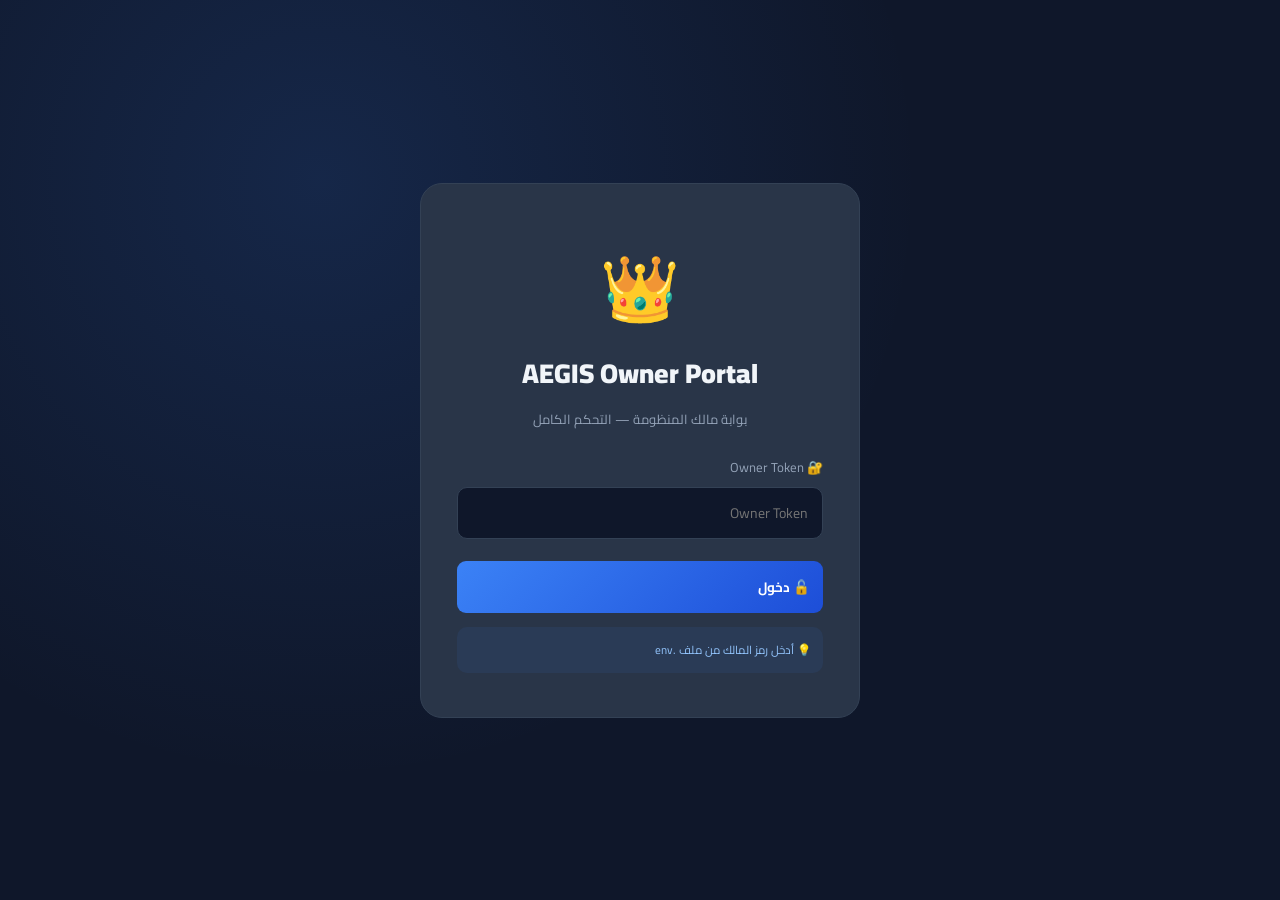
<file: portals/admin/index.html>
<!doctype html><html lang="ar" dir="rtl"><head>
<meta charset="utf-8"/><meta name="viewport" content="width=device-width,initial-scale=1"/>
<title>👑 AEGIS · بوابة مالك النظام</title>
<link href="https://fonts.googleapis.com/css2?family=Cairo:wght@400;600;700;800;900&display=swap" rel="stylesheet"/>
<link rel="stylesheet" href="./styles.css"/></head>
<body><div id="app"></div><script src="./app.js?v=20260830a"></script></body></html>
</file>
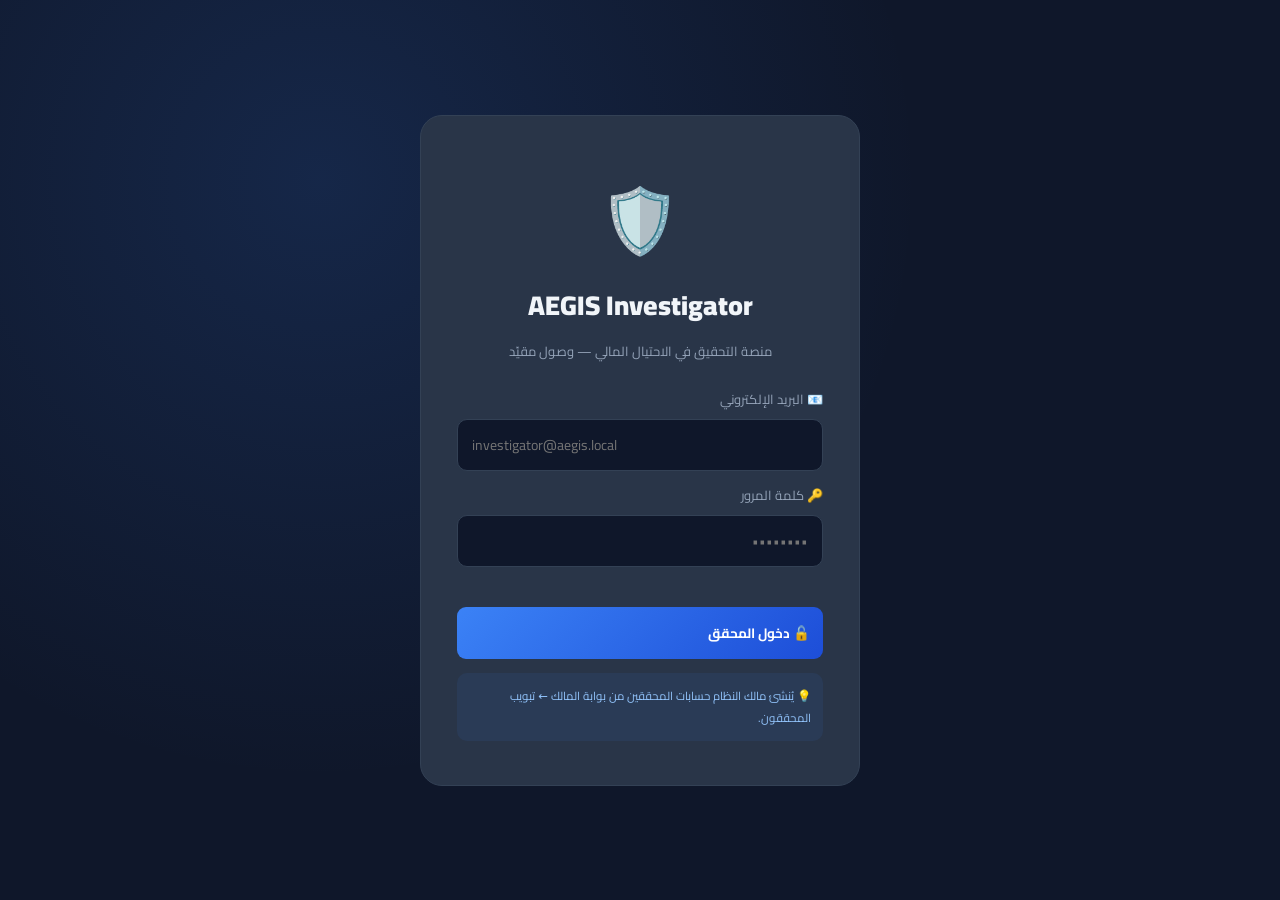
<file: portals/investigator/index.html>
<!doctype html><html lang="ar" dir="rtl"><head>
<meta charset="utf-8"/><meta name="viewport" content="width=device-width,initial-scale=1"/>
<title>🛡️ AEGIS — منصة المحقق</title>
<link href="https://fonts.googleapis.com/css2?family=Cairo:wght@400;600;700;800;900&family=Noto+Sans+Arabic:wght@400;600;700&display=swap" rel="stylesheet"/>
<link rel="stylesheet" href="./styles.css"/></head>
<body><div id="app"></div><script src="./app.js?v=20260830a"></script></body></html>
</file>
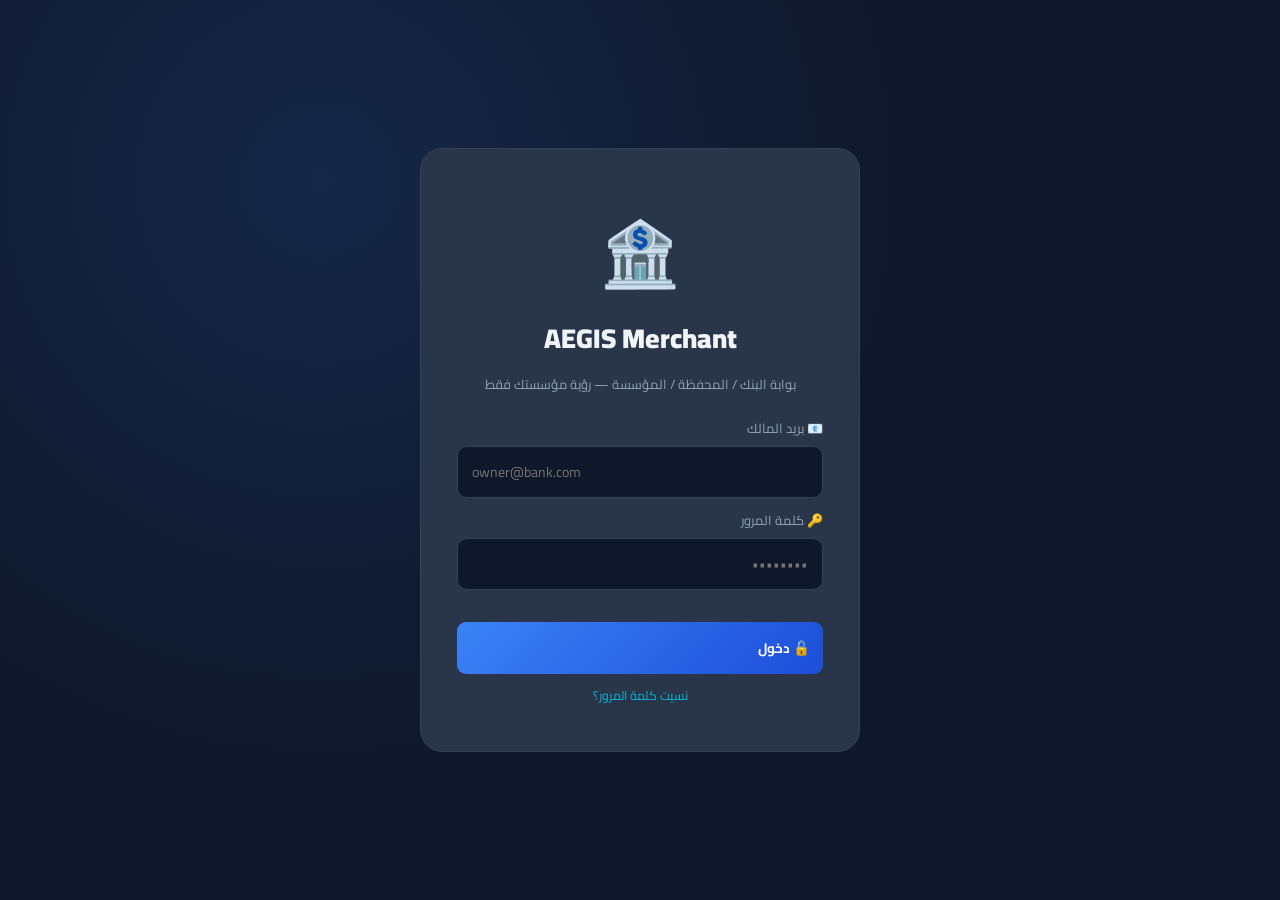
<file: portals/merchant/index.html>
<!doctype html><html lang="ar" dir="rtl"><head>
<meta charset="utf-8"/><meta name="viewport" content="width=device-width,initial-scale=1"/>
<title>🏦 AEGIS Merchant Portal — بوابة المؤسسة</title>
<link href="https://fonts.googleapis.com/css2?family=Cairo:wght@400;600;700;800;900&display=swap" rel="stylesheet"/>
<link rel="stylesheet" href="./styles.css"/></head>
<body><div id="app"></div><script src="./app.js?v=20260830a"></script></body></html>
</file>
<file: portals/admin/styles.css>
*,*::before,*::after{box-sizing:border-box;margin:0;padding:0}
:root{
  --bg:#0F172A; --bg2:#1E293B; --surface:#293548; --border:#334155;
  --text:#F1F5F9; --muted:#94A3B8; --brand:#3B82F6; --brand2:#1D4ED8;
  --accent:#06B6D4; --success:#10B981; --warn:#F59E0B; --danger:#EF4444;
}
html,body{font-family:'Cairo',system-ui,sans-serif;background:var(--bg);color:var(--text);min-height:100vh}
button{font-family:inherit;cursor:pointer;border:0}
input,select,textarea{font-family:inherit}
code{font-family:Menlo,Consolas,monospace}
.btn{display:inline-flex;gap:6px;align-items:center;padding:9px 16px;border-radius:9px;background:var(--surface);color:var(--text);font-weight:700;font-size:13.5px;transition:.15s}
.btn:hover{transform:translateY(-1px)}
.btn.primary{background:linear-gradient(135deg,var(--brand),var(--brand2));color:#fff}
.btn.danger{background:rgba(239,68,68,.2);color:#FCA5A5;border:1px solid rgba(239,68,68,.35)}
.btn.success{background:rgba(16,185,129,.2);color:#6EE7B7;border:1px solid rgba(16,185,129,.35)}
.card{background:var(--surface);border:1px solid var(--border);border-radius:14px;padding:22px;margin-bottom:16px}
.form-control{width:100%;padding:12px 14px;background:var(--bg);border:1px solid var(--border);border-radius:10px;color:var(--text);font-size:14px}
.form-control:focus{outline:0;border-color:var(--brand)}

/* Root-cause fix for invisible dropdown options (dark theme): a native <select>
   paints its <option> list with the control background, but option text inherits
   the OS default (near-black) unless explicitly themed -> dark-on-dark, readable
   only on hover. Theme the option list once here so EVERY select (FX institution
   picker, Policy Studio picker, currency selects, etc.) inherits it. */
.form-control option{background:var(--surface);color:var(--text)}
.form-control option:hover,.form-control option:focus{background:var(--brand);color:#fff}
.form-control option:checked,.form-control option[selected]{background:var(--brand2);color:#fff}
.form-control option:disabled{color:var(--muted)}
select.form-control{color-scheme:dark}/* hint the native dropdown arrow/popup to dark mode */
table{width:100%;border-collapse:collapse;font-size:13.5px}
th,td{padding:10px 12px;text-align:right;border-bottom:1px solid var(--border)}
th{color:var(--muted);font-weight:700;font-size:11.5px;text-transform:uppercase}
.badge{display:inline-block;padding:3px 10px;border-radius:8px;font-size:11.5px;font-weight:700}
.badge.allow{background:rgba(16,185,129,.2);color:#6EE7B7}
.badge.challenge{background:rgba(59,130,246,.2);color:#93C5FD}
.badge.review{background:rgba(245,158,11,.2);color:#FCD34D}
.badge.block{background:rgba(239,68,68,.2);color:#FCA5A5}
.kpi{background:var(--surface);border:1px solid var(--border);border-radius:14px;padding:20px;position:relative;overflow:hidden}
.kpi::before{content:'';position:absolute;top:0;right:0;left:0;height:3px;background:var(--brand)}
.kpi-label{color:var(--muted);font-size:12px;margin-bottom:6px;font-weight:700;text-transform:uppercase}
.kpi-value{font-size:2rem;font-weight:900}
.grid{display:grid;grid-template-columns:repeat(auto-fit,minmax(200px,1fr));gap:14px}
.status-dot{width:10px;height:10px;border-radius:50%;background:var(--success);box-shadow:0 0 8px rgba(16,185,129,.6);display:inline-block;animation:p 2s infinite}
.status-dot.off{background:var(--danger)}
@keyframes p{50%{opacity:.5}}
.toast{position:fixed;top:80px;left:50%;transform:translateX(-50%);background:var(--surface);border:1px solid var(--border);padding:12px 22px;border-radius:10px;z-index:9999;font-weight:600;animation:s .3s}
.toast.success{background:rgba(16,185,129,.3);color:#6EE7B7;border-color:rgba(16,185,129,.4)}
.toast.error{background:rgba(239,68,68,.3);color:#FCA5A5;border-color:rgba(239,68,68,.4)}
@keyframes s{from{opacity:0;transform:translate(-50%,-15px)}}
.layout{display:grid;grid-template-columns:240px 1fr;grid-template-rows:auto 1fr;min-height:100vh}
header.top{grid-column:1/-1;background:var(--bg2);border-bottom:2px solid var(--brand);padding:14px 24px;display:flex;justify-content:space-between;align-items:center}
.brand-title{font-weight:900;font-size:1.2rem;background:linear-gradient(90deg,#3B82F6,#06B6D4);-webkit-background-clip:text;-webkit-text-fill-color:transparent}
aside{background:var(--bg2);padding:20px 12px;border-left:1px solid var(--border)}
.nav{display:flex;align-items:center;gap:10px;padding:11px 14px;border-radius:9px;color:var(--muted);cursor:pointer;font-weight:700;font-size:14px;margin-bottom:3px}
.nav:hover{background:var(--surface);color:var(--text)}
.nav.active{background:linear-gradient(90deg,rgba(59,130,246,.2),transparent);color:var(--accent);border-right:3px solid var(--accent)}
main{padding:24px;overflow-y:auto}
.login-wrap{min-height:100vh;display:flex;align-items:center;justify-content:center;padding:20px;background:radial-gradient(circle at 25% 20%,rgba(59,130,246,.15),transparent 50%),var(--bg)}
.login-card{background:var(--surface);border:1px solid var(--border);border-radius:22px;padding:44px 36px;max-width:440px;width:100%}
.creds-box{background:linear-gradient(135deg,rgba(16,185,129,.15),rgba(6,182,212,.08));border:1px solid rgba(16,185,129,.3);border-radius:14px;padding:20px;margin-top:12px}
.creds-row{display:flex;justify-content:space-between;align-items:center;padding:10px 0;border-bottom:1px solid var(--border);font-family:monospace;font-size:12px}
.creds-row:last-child{border:0}
.code-block{background:#0a0f1c;border:1px solid var(--border);border-radius:8px;padding:14px;font-family:monospace;font-size:12px;color:#E2E8F0;overflow-x:auto;white-space:pre-wrap}
</file>
<file: portals/investigator/styles.css>
*,*::before,*::after{box-sizing:border-box;margin:0;padding:0}
:root{
  --bg:#0F172A; --bg2:#1E293B; --surface:#293548; --border:#334155;
  --text:#F1F5F9; --muted:#94A3B8; --brand:#3B82F6; --brand2:#1D4ED8;
  --accent:#06B6D4; --success:#10B981; --warn:#F59E0B; --danger:#EF4444;
}
html,body{font-family:'Cairo',system-ui,sans-serif;background:var(--bg);color:var(--text);min-height:100vh}
button{font-family:inherit;cursor:pointer;border:0}
input,select,textarea{font-family:inherit}
code{font-family:Menlo,Consolas,monospace}
.btn{display:inline-flex;gap:6px;align-items:center;padding:9px 16px;border-radius:9px;background:var(--surface);color:var(--text);font-weight:700;font-size:13.5px;transition:.15s}
.btn:hover{transform:translateY(-1px)}
.btn.primary{background:linear-gradient(135deg,var(--brand),var(--brand2));color:#fff}
.btn.danger{background:rgba(239,68,68,.2);color:#FCA5A5;border:1px solid rgba(239,68,68,.35)}
.btn.success{background:rgba(16,185,129,.2);color:#6EE7B7;border:1px solid rgba(16,185,129,.35)}
.btn.warn{background:rgba(245,158,11,.2);color:#FCD34D;border:1px solid rgba(245,158,11,.35)}
.btn.sm{padding:5px 10px;font-size:11.5px}
.card{background:var(--surface);border:1px solid var(--border);border-radius:14px;padding:22px;margin-bottom:16px}
.form-control{width:100%;padding:12px 14px;background:var(--bg);border:1px solid var(--border);border-radius:10px;color:var(--text);font-size:14px}
.form-control:focus{outline:0;border-color:var(--brand)}
table{width:100%;border-collapse:collapse;font-size:13.5px}
th,td{padding:10px 12px;text-align:right;border-bottom:1px solid var(--border)}
th{color:var(--muted);font-weight:700;font-size:11.5px;text-transform:uppercase}
tr.clickable{cursor:pointer}
tr.clickable:hover{background:rgba(59,130,246,.08)}
.badge{display:inline-block;padding:3px 10px;border-radius:8px;font-size:11.5px;font-weight:700}
.badge.allow{background:rgba(16,185,129,.2);color:#6EE7B7}
.badge.challenge{background:rgba(59,130,246,.2);color:#93C5FD}
.badge.review{background:rgba(245,158,11,.2);color:#FCD34D}
.badge.block{background:rgba(239,68,68,.2);color:#FCA5A5}
.badge.critical{background:rgba(239,68,68,.25);color:#FCA5A5}
.badge.high{background:rgba(245,158,11,.25);color:#FCD34D}
.badge.medium{background:rgba(59,130,246,.2);color:#93C5FD}
.badge.low{background:rgba(148,163,184,.2);color:#CBD5E1}
.badge.open{background:rgba(239,68,68,.2);color:#FCA5A5}
.badge.assigned,.badge.in_progress{background:rgba(59,130,246,.2);color:#93C5FD}
.badge.in_review{background:rgba(245,158,11,.2);color:#FCD34D}
.badge.escalated{background:rgba(168,85,247,.25);color:#D8B4FE}
.badge.resolved_true_positive,.badge.confirmed_fraud{background:rgba(239,68,68,.25);color:#FCA5A5}
.badge.resolved_false_positive,.badge.false_positive{background:rgba(16,185,129,.2);color:#6EE7B7}
.badge.closed,.badge.inconclusive{background:rgba(148,163,184,.2);color:#CBD5E1}
.kpi{background:var(--surface);border:1px solid var(--border);border-radius:14px;padding:20px;position:relative;overflow:hidden}
.kpi::before{content:'';position:absolute;top:0;right:0;left:0;height:3px;background:var(--brand)}
.kpi-label{color:var(--muted);font-size:12px;margin-bottom:6px;font-weight:700;text-transform:uppercase}
.kpi-value{font-size:2rem;font-weight:900}
.grid{display:grid;grid-template-columns:repeat(auto-fit,minmax(200px,1fr));gap:14px}
.toast{position:fixed;top:80px;left:50%;transform:translateX(-50%);background:var(--surface);border:1px solid var(--border);padding:12px 22px;border-radius:10px;z-index:9999;font-weight:600;animation:s .3s}
.toast.success{background:rgba(16,185,129,.3);color:#6EE7B7;border-color:rgba(16,185,129,.4)}
.toast.error{background:rgba(239,68,68,.3);color:#FCA5A5;border-color:rgba(239,68,68,.4)}
@keyframes s{from{opacity:0;transform:translate(-50%,-15px)}}
.layout{display:grid;grid-template-columns:250px 1fr;grid-template-rows:auto 1fr;min-height:100vh}
header.top{grid-column:1/-1;background:var(--bg2);border-bottom:2px solid var(--brand);padding:14px 24px;display:flex;justify-content:space-between;align-items:center}
.brand-title{font-weight:900;font-size:1.2rem;background:linear-gradient(90deg,#3B82F6,#06B6D4);-webkit-background-clip:text;-webkit-text-fill-color:transparent}
aside{background:var(--bg2);padding:20px 12px;border-left:1px solid var(--border)}
.nav{display:flex;align-items:center;gap:10px;padding:11px 14px;border-radius:9px;color:var(--muted);cursor:pointer;font-weight:700;font-size:14px;margin-bottom:3px}
.nav:hover{background:var(--surface);color:var(--text)}
.nav.active{background:linear-gradient(90deg,rgba(59,130,246,.2),transparent);color:var(--accent);border-right:3px solid var(--accent)}
.nav .cnt{margin-inline-start:auto;background:rgba(239,68,68,.25);color:#FCA5A5;border-radius:8px;padding:1px 8px;font-size:11px}
main{padding:24px;overflow-y:auto}
.login-wrap{min-height:100vh;display:flex;align-items:center;justify-content:center;padding:20px;background:radial-gradient(circle at 25% 20%,rgba(59,130,246,.15),transparent 50%),var(--bg)}
.login-card{background:var(--surface);border:1px solid var(--border);border-radius:22px;padding:44px 36px;max-width:440px;width:100%}
.code-block{background:#0a0f1c;border:1px solid var(--border);border-radius:8px;padding:14px;font-family:monospace;font-size:12px;color:#E2E8F0;overflow-x:auto;white-space:pre-wrap;direction:ltr;text-align:left}
.detail-grid{display:grid;grid-template-columns:repeat(auto-fit,minmax(220px,1fr));gap:10px;margin:12px 0}
.detail-item{background:var(--bg);border:1px solid var(--border);border-radius:10px;padding:10px 12px}
.detail-item .lbl{font-size:11px;color:var(--muted);font-weight:700;margin-bottom:3px}
.detail-item .val{font-size:13.5px;font-weight:700;word-break:break-all}
.note-item{background:var(--bg);border:1px solid var(--border);border-right:3px solid var(--accent);border-radius:8px;padding:10px 12px;margin-bottom:8px}
.note-item .meta{font-size:11px;color:var(--muted);margin-bottom:4px}
.timeline-item{border-right:3px solid var(--border);padding:6px 14px;margin-bottom:8px;position:relative}
.timeline-item::before{content:'';position:absolute;right:-7px;top:12px;width:9px;height:9px;border-radius:50%;background:var(--brand)}
.filters{display:flex;gap:8px;flex-wrap:wrap;margin-bottom:14px}
.filters select,.filters input{padding:8px 12px;background:var(--bg);border:1px solid var(--border);border-radius:8px;color:var(--text);font-size:13px}
.live-dot{width:10px;height:10px;border-radius:50%;background:var(--success);box-shadow:0 0 8px rgba(16,185,129,.6);display:inline-block;animation:p 2s infinite}
.live-dot.off{background:var(--danger);box-shadow:none;animation:none}
@keyframes p{50%{opacity:.5}}
.split{display:grid;grid-template-columns:1fr 1fr;gap:16px}
@media(max-width:900px){.split{grid-template-columns:1fr}.layout{grid-template-columns:1fr}}
.score-bar{height:8px;border-radius:6px;background:var(--bg);overflow:hidden;margin-top:4px}
.score-bar>div{height:100%;border-radius:6px}
</file>
<file: portals/merchant/styles.css>
*,*::before,*::after{box-sizing:border-box;margin:0;padding:0}
:root{
  --bg:#0F172A; --bg2:#1E293B; --surface:#293548; --border:#334155;
  --text:#F1F5F9; --muted:#94A3B8; --brand:#3B82F6; --brand2:#1D4ED8;
  --accent:#06B6D4; --success:#10B981; --warn:#F59E0B; --danger:#EF4444;
}
html,body{font-family:'Cairo',system-ui,sans-serif;background:var(--bg);color:var(--text);min-height:100vh}
button{font-family:inherit;cursor:pointer;border:0}
input,select,textarea{font-family:inherit}
code{font-family:Menlo,Consolas,monospace}
.btn{display:inline-flex;gap:6px;align-items:center;padding:9px 16px;border-radius:9px;background:var(--surface);color:var(--text);font-weight:700;font-size:13.5px;transition:.15s}
.btn:hover{transform:translateY(-1px)}
.btn.primary{background:linear-gradient(135deg,var(--brand),var(--brand2));color:#fff}
.btn.danger{background:rgba(239,68,68,.2);color:#FCA5A5;border:1px solid rgba(239,68,68,.35)}
.btn.success{background:rgba(16,185,129,.2);color:#6EE7B7;border:1px solid rgba(16,185,129,.35)}
.card{background:var(--surface);border:1px solid var(--border);border-radius:14px;padding:22px;margin-bottom:16px}
.form-control{width:100%;padding:12px 14px;background:var(--bg);border:1px solid var(--border);border-radius:10px;color:var(--text);font-size:14px}
.form-control:focus{outline:0;border-color:var(--brand)}
table{width:100%;border-collapse:collapse;font-size:13.5px}
th,td{padding:10px 12px;text-align:right;border-bottom:1px solid var(--border)}
th{color:var(--muted);font-weight:700;font-size:11.5px;text-transform:uppercase}
.badge{display:inline-block;padding:3px 10px;border-radius:8px;font-size:11.5px;font-weight:700}
.badge.allow{background:rgba(16,185,129,.2);color:#6EE7B7}
.badge.challenge{background:rgba(59,130,246,.2);color:#93C5FD}
.badge.review{background:rgba(245,158,11,.2);color:#FCD34D}
.badge.block{background:rgba(239,68,68,.2);color:#FCA5A5}
.kpi{background:var(--surface);border:1px solid var(--border);border-radius:14px;padding:20px;position:relative;overflow:hidden}
.kpi::before{content:'';position:absolute;top:0;right:0;left:0;height:3px;background:var(--brand)}
.kpi-label{color:var(--muted);font-size:12px;margin-bottom:6px;font-weight:700;text-transform:uppercase}
.kpi-value{font-size:2rem;font-weight:900}
.grid{display:grid;grid-template-columns:repeat(auto-fit,minmax(200px,1fr));gap:14px}
.toast{position:fixed;top:80px;left:50%;transform:translateX(-50%);background:var(--surface);border:1px solid var(--border);padding:12px 22px;border-radius:10px;z-index:9999;font-weight:600;animation:s .3s}
.toast.success{background:rgba(16,185,129,.3);color:#6EE7B7;border-color:rgba(16,185,129,.4)}
.toast.error{background:rgba(239,68,68,.3);color:#FCA5A5;border-color:rgba(239,68,68,.4)}
@keyframes s{from{opacity:0;transform:translate(-50%,-15px)}}
.layout{display:grid;grid-template-columns:240px 1fr;grid-template-rows:auto 1fr;min-height:100vh}
header.top{grid-column:1/-1;background:var(--bg2);border-bottom:2px solid var(--brand);padding:14px 24px;display:flex;justify-content:space-between;align-items:center}
.brand-title{font-weight:900;font-size:1.2rem;background:linear-gradient(90deg,#3B82F6,#06B6D4);-webkit-background-clip:text;-webkit-text-fill-color:transparent}
aside{background:var(--bg2);padding:20px 12px;border-left:1px solid var(--border)}
.nav{display:flex;align-items:center;gap:10px;padding:11px 14px;border-radius:9px;color:var(--muted);cursor:pointer;font-weight:700;font-size:14px;margin-bottom:3px}
.nav:hover{background:var(--surface);color:var(--text)}
.nav.active{background:linear-gradient(90deg,rgba(59,130,246,.2),transparent);color:var(--accent);border-right:3px solid var(--accent)}
main{padding:24px;overflow-y:auto}
.login-wrap{min-height:100vh;display:flex;align-items:center;justify-content:center;padding:20px;background:radial-gradient(circle at 25% 20%,rgba(59,130,246,.15),transparent 50%),var(--bg)}
.login-card{background:var(--surface);border:1px solid var(--border);border-radius:22px;padding:44px 36px;max-width:440px;width:100%}
.creds-box{background:linear-gradient(135deg,rgba(16,185,129,.15),rgba(6,182,212,.08));border:1px solid rgba(16,185,129,.3);border-radius:14px;padding:20px;margin-top:12px}
.creds-row{display:flex;justify-content:space-between;align-items:center;padding:10px 0;border-bottom:1px solid var(--border);font-family:monospace;font-size:12px}
.creds-row:last-child{border:0}
.code-block{background:#0a0f1c;border:1px solid var(--border);border-radius:8px;padding:14px;font-family:monospace;font-size:12px;color:#E2E8F0;overflow-x:auto}
</file>
